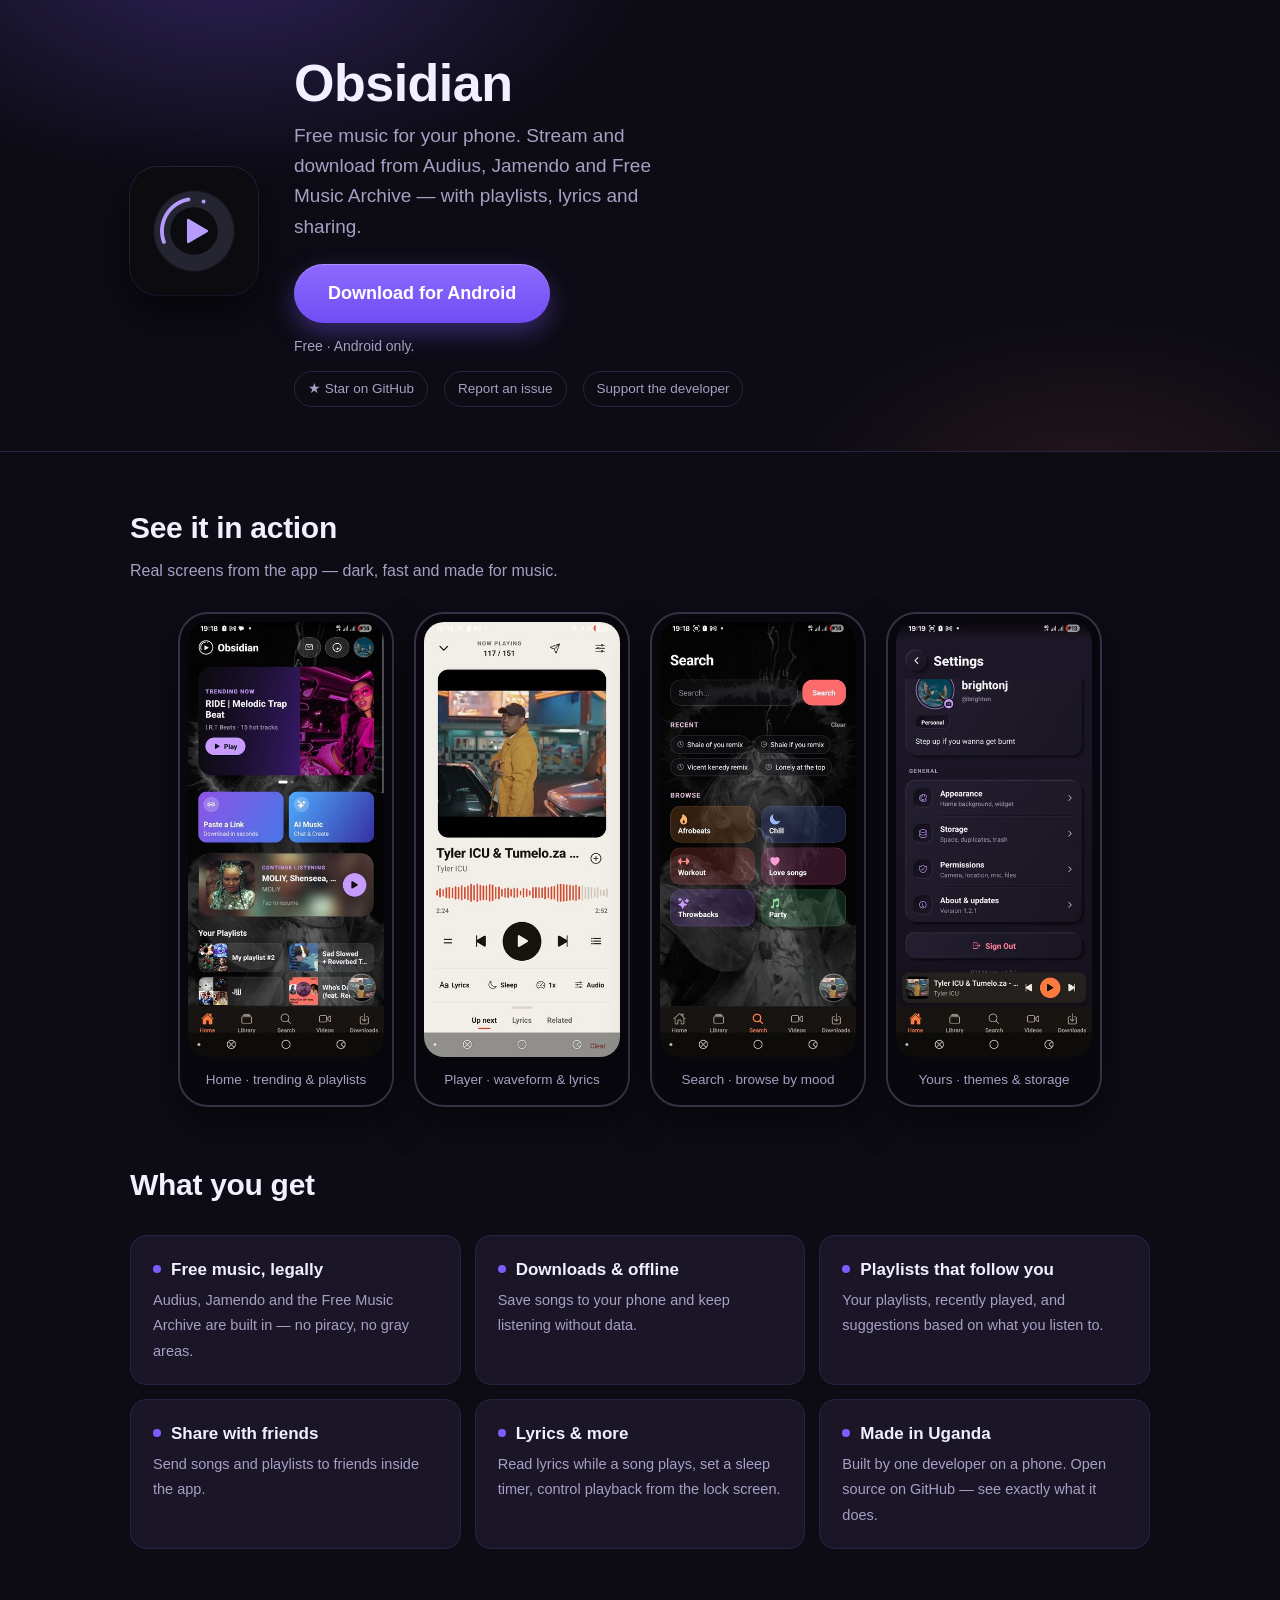
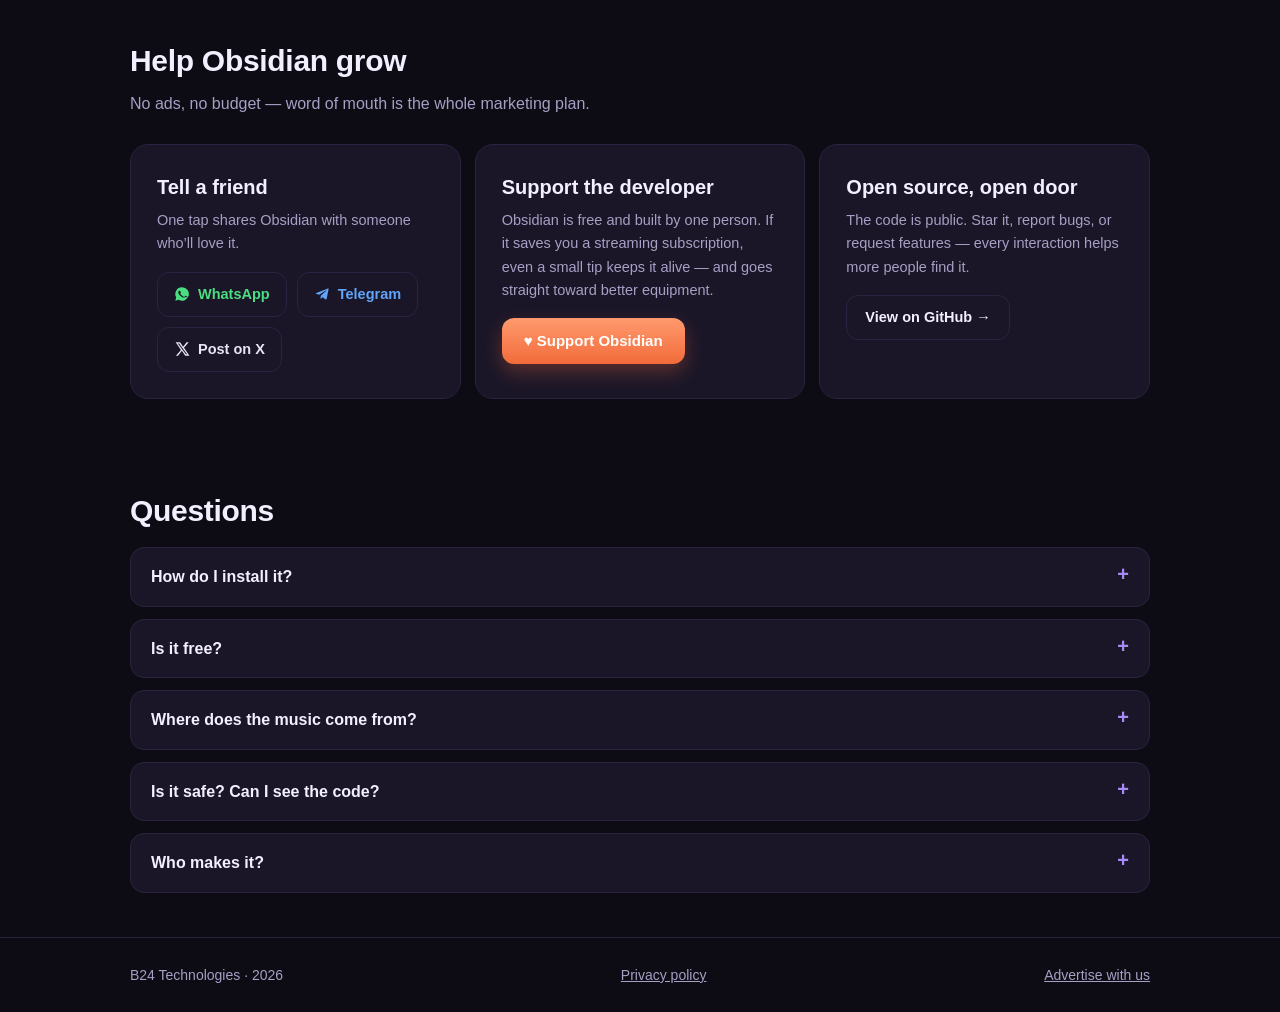
<file: index.html>
<!doctype html>
<html lang="en">
<head>
<meta charset="utf-8">
<meta name="viewport" content="width=device-width,initial-scale=1">
<title>Obsidian by B24 — free music player for Android</title>
<meta name="description" content="Obsidian is a free Android music player: stream and download from Audius, Jamendo and Free Music Archive. Playlists, lyrics, sharing — free and open source.">
<meta name="theme-color" content="#0d0b14">
<link rel="icon" href="icon.png">
<link rel="apple-touch-icon" href="icon.png">
<link rel="stylesheet" href="style.css?v=2">
<link rel="canonical" href="https://b24j.top/">
<meta property="og:type" content="website">
<meta property="og:url" content="https://b24j.top/">
<meta property="og:title" content="Obsidian — free music player for Android">
<meta property="og:description" content="Stream and download free music from Audius, Jamendo and FMA. Playlists, lyrics, sharing. Open source.">
<meta property="og:image" content="https://b24j.top/og.png">
<meta name="twitter:card" content="summary_large_image">
</head>
<body>
<header class="band"><div class="wrap hero">
<img class="logo" src="icon.png" alt="Obsidian app icon" width="128" height="128">
<div>
<h1>Obsidian</h1>
<p class="lead">Free music for your phone. Stream and download from Audius, Jamendo and Free Music Archive — with playlists, lyrics and sharing.</p>
<p><a class="btn" href="https://github.com/brightonjosephkbj/Music/releases/latest" id="dl">Download for Android</a></p>
<p class="note" id="note">Free &middot; Android only &middot; loading latest version&hellip;</p>
<div class="trust">
<a href="https://github.com/brightonjosephkbj/Music" rel="noopener">&#9733; Star on GitHub</a>
<a href="https://github.com/brightonjosephkbj/Music/issues" rel="noopener">Report an issue</a>
<a href="#support">Support the developer</a>
</div>
</div>
</div></header>

<main class="wrap">
<section class="gallery">
<h2>See it in action</h2>
<p class="sub">Real screens from the app — dark, fast and made for music.</p>
<div class="phones">
<figure class="phone"><img src="shots/home.jpg" alt="Obsidian home screen with trending music and playlists" loading="lazy"><figcaption class="cap">Home &middot; trending &amp; playlists</figcaption></figure>
<figure class="phone"><img src="shots/player.jpg" alt="Obsidian now-playing screen with waveform and lyrics" loading="lazy"><figcaption class="cap">Player &middot; waveform &amp; lyrics</figcaption></figure>
<figure class="phone"><img src="shots/search.jpg" alt="Obsidian search screen with genre browsing" loading="lazy"><figcaption class="cap">Search &middot; browse by mood</figcaption></figure>
<figure class="phone"><img src="shots/settings.jpg" alt="Obsidian settings screen" loading="lazy"><figcaption class="cap">Yours &middot; themes &amp; storage</figcaption></figure>
</div>
</section>

<section class="sec">
<h2>What you get</h2>
<div class="grid">
<div class="f"><b>Free music, legally</b><span>Audius, Jamendo and the Free Music Archive are built in — no piracy, no gray areas.</span></div>
<div class="f"><b>Downloads &amp; offline</b><span>Save songs to your phone and keep listening without data.</span></div>
<div class="f"><b>Playlists that follow you</b><span>Your playlists, recently played, and suggestions based on what you listen to.</span></div>
<div class="f"><b>Share with friends</b><span>Send songs and playlists to friends inside the app.</span></div>
<div class="f"><b>Lyrics &amp; more</b><span>Read lyrics while a song plays, set a sleep timer, control playback from the lock screen.</span></div>
<div class="f"><b>Made in Uganda</b><span>Built by one developer on a phone. Open source on GitHub — see exactly what it does.</span></div>
</div>
</section>

<section class="sec" id="share">
<h2>Help Obsidian grow</h2>
<p class="sub">No ads, no budget — word of mouth is the whole marketing plan.</p>
<div class="cards">
<div class="card">
<h3>Tell a friend</h3>
<p>One tap shares Obsidian with someone who&rsquo;ll love it.</p>
<div class="shares">
<a class="sh wa" id="wa" href="#" target="_blank" rel="noopener"><svg viewBox="0 0 24 24"><path d="M12 2a10 10 0 0 0-8.7 15L2 22l5.2-1.4A10 10 0 1 0 12 2zm5.4 14.1c-.2.6-1.3 1.2-1.8 1.3-.5 0-1 .2-3.3-.7-2.8-1.1-4.6-4-4.7-4.2-.1-.2-1.1-1.5-1.1-2.9s.7-2 1-2.3c.2-.3.5-.3.7-.3h.5c.2 0 .4 0 .6.5l.9 2.1c.1.2.1.4 0 .6l-.4.6c-.2.2-.4.4-.2.8.2.4 1 1.7 2.2 2.7 1.5 1.3 2.8 1.8 3.2 2 .4.2.6.1.8-.1l1-1.2c.2-.3.4-.2.7-.1l2 1c.3.1.5.2.6.4 0 .1 0 .7-.2 1.2z"/></svg>WhatsApp</a>
<a class="sh tg" id="tg" href="#" target="_blank" rel="noopener"><svg viewBox="0 0 24 24"><path d="M21.9 4.6 19 19.3c-.2 1-.8 1.2-1.6.8l-4.5-3.3-2.2 2.1c-.2.2-.4.4-.9.4l.3-4.6L18.4 7c.4-.3-.1-.5-.6-.2L7.7 13.3 3.3 11.8c-1-.3-1-1 .2-1.4l17.3-6.7c.8-.3 1.5.2 1.1.9z"/></svg>Telegram</a>
<a class="sh x" id="xx" href="#" target="_blank" rel="noopener"><svg viewBox="0 0 24 24"><path d="M18.9 2H22l-7 8 8.2 12h-6.4l-5-7.3L6 22H2.9l7.5-8.6L2.5 2h6.6l4.5 6.6L18.9 2zm-1.1 18h1.8L7.6 3.9H5.7L17.8 20z"/></svg>Post on X</a>
</div>
</div>
<div class="card" id="support">
<h3>Support the developer</h3>
<p>Obsidian is free and built by one person. If it saves you a streaming subscription, even a small tip keeps it alive — and goes straight toward better equipment.</p>
<a class="linkbtn" href="#" id="donate">&#9829; Support Obsidian</a>
</div>
<div class="card">
<h3>Open source, open door</h3>
<p>The code is public. Star it, report bugs, or request features — every interaction helps more people find it.</p>
<a class="gh" href="https://github.com/brightonjosephkbj/Music" rel="noopener">View on GitHub &rarr;</a>
</div>
</div>
</section>

<section class="sec">
<h2>Questions</h2>
<details><summary>How do I install it?</summary>
<ol><li>Tap <b>Download for Android</b> above.</li><li>When the download finishes, open the file.</li><li>If Android asks, allow installs from your browser.</li><li>Tap Install.</li></ol></details>
<details><summary>Is it free?</summary><p>Yes. Obsidian is free to use today, with no ads.</p></details>
<details><summary>Where does the music come from?</summary><p>From legal free catalogs: Audius, Jamendo and the Free Music Archive — artists who share their music freely.</p></details>
<details><summary>Is it safe? Can I see the code?</summary><p>Yes — Obsidian is open source. Every line of code is public on GitHub, and the APK is built straight from it.</p></details>
<details><summary>Who makes it?</summary><p>Obsidian is built by B24 Technologies in Uganda — one developer, one phone, zero budget.</p></details>
</section>
</main>

<footer><div class="wrap">
<span>B24 Technologies &middot; 2026</span>
<span><a href="privacy.html">Privacy policy</a></span>
<span><a href="advertise.html">Advertise with us</a></span>
</div></footer>

<script>
var shareText="Check out Obsidian — a free music player for Android: stream & download free music, playlists, lyrics. https://b24j.top";
document.getElementById("wa").href="https://wa.me/?text="+encodeURIComponent(shareText);
document.getElementById("tg").href="https://t.me/share/url?url="+encodeURIComponent("https://b24j.top")+"&text="+encodeURIComponent(shareText);
document.getElementById("xx").href="https://twitter.com/intent/tweet?text="+encodeURIComponent(shareText);
fetch("https://api.github.com/repos/brightonjosephkbj/Music/releases/latest").then(function(r){return r.json()}).then(function(d){
var a=(d.assets||[]).find(function(x){return x.name.endsWith(".apk")});
var n=document.getElementById("note");
if(a){
document.getElementById("dl").href=a.browser_download_url;
var mb=(a.size/1048576).toFixed(1);
n.innerHTML="Free &middot; Android only &middot; <b>"+d.tag_name+"</b> &middot; "+mb+" MB APK";
}else if(d.tag_name){n.innerHTML="Free &middot; Android only &middot; <b>"+d.tag_name+"</b>";}
}).catch(function(){document.getElementById("note").textContent="Free · Android only.";});
</script>
</body>
</html>
</file>
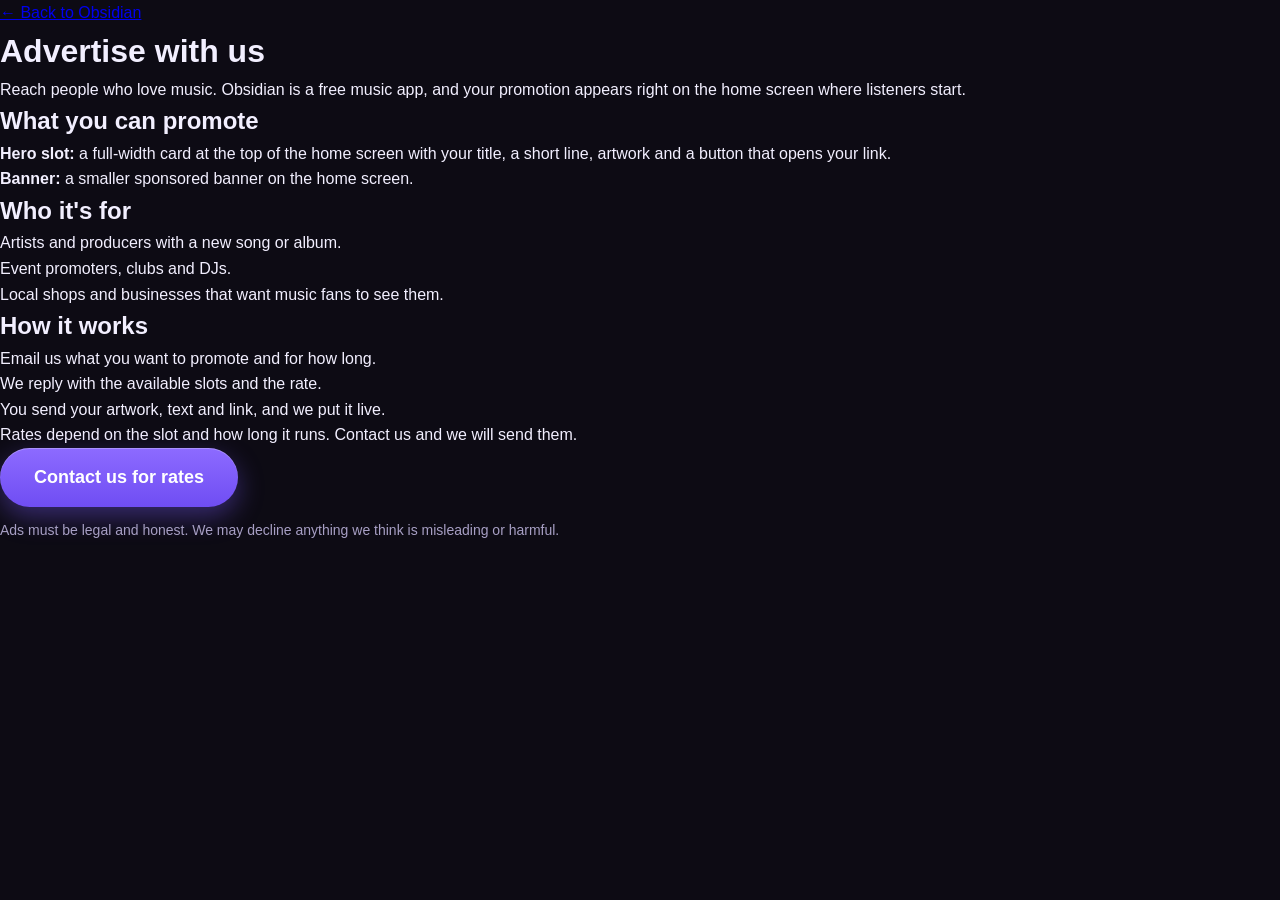
<file: advertise.html>
<!doctype html>
<html lang="en">
<head>
<meta charset="utf-8">
<meta name="viewport" content="width=device-width,initial-scale=1">
<title>Advertise with us: Obsidian</title>
<meta name="description" content="Promote your music, event or business inside Obsidian, the free music app.">
<link rel="stylesheet" href="style.css">
</head>
<body>
<main class="doc">
<p><a href="index.html">&larr; Back to Obsidian</a></p>
<h1>Advertise with us</h1>
<p>Reach people who love music. Obsidian is a free music app, and your promotion appears right on the home screen where listeners start.</p>

<h2>What you can promote</h2>
<ul>
<li><b>Hero slot:</b> a full-width card at the top of the home screen with your title, a short line, artwork and a button that opens your link.</li>
<li><b>Banner:</b> a smaller sponsored banner on the home screen.</li>
</ul>

<h2>Who it's for</h2>
<ul>
<li>Artists and producers with a new song or album.</li>
<li>Event promoters, clubs and DJs.</li>
<li>Local shops and businesses that want music fans to see them.</li>
</ul>

<h2>How it works</h2>
<ul>
<li>Email us what you want to promote and for how long.</li>
<li>We reply with the available slots and the rate.</li>
<li>You send your artwork, text and link, and we put it live.</li>
</ul>

<p>Rates depend on the slot and how long it runs. Contact us and we will send them.</p>
<p><a class="btn" href="mailto:care@b24j.top?subject=Advertise%20on%20Obsidian">Contact us for rates</a></p>
<p class="note">Ads must be legal and honest. We may decline anything we think is misleading or harmful.</p>
</main>
</body>
</html>
</file>
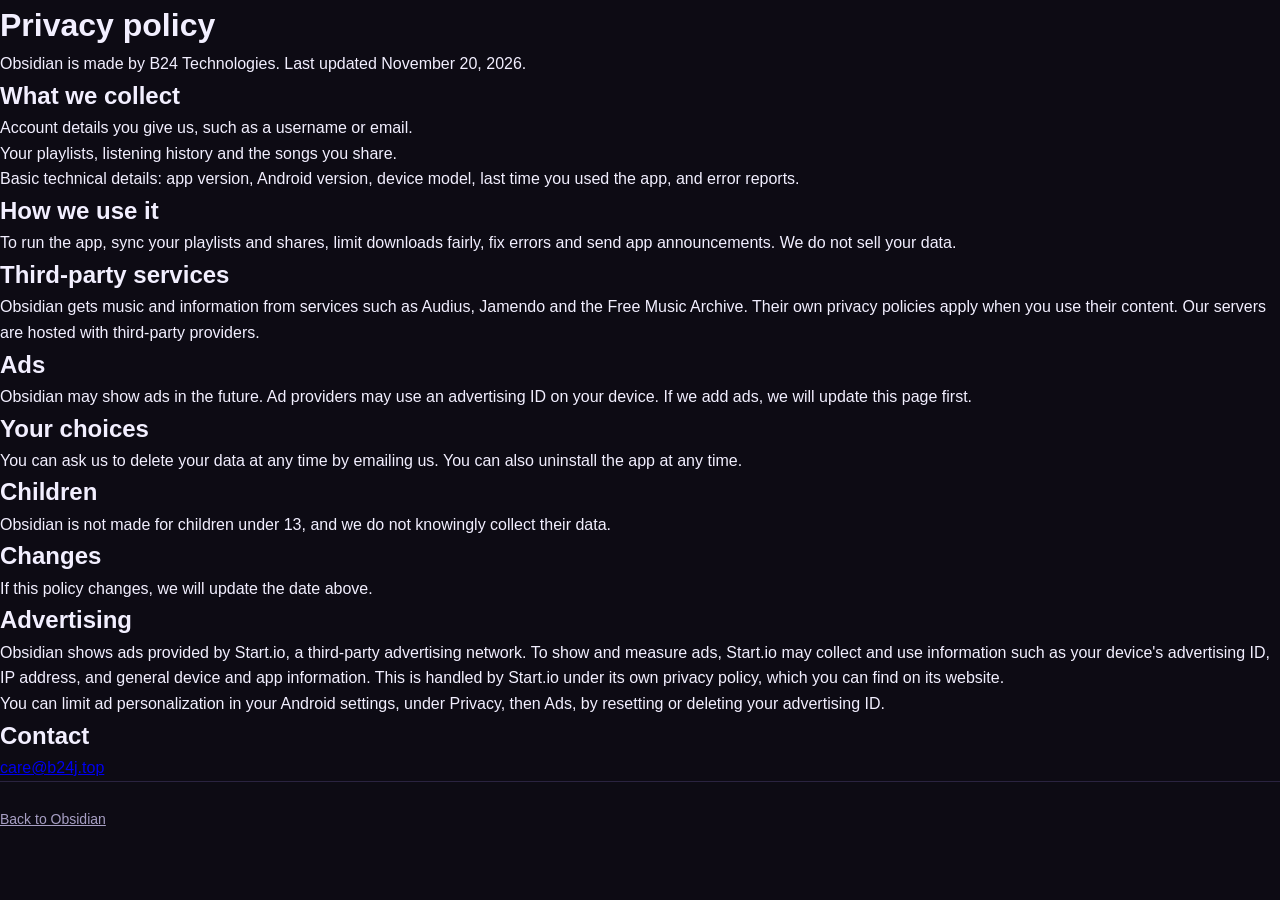
<file: privacy.html>
<!doctype html>
<html lang="en">
<head>
<meta charset="utf-8">
<meta name="viewport" content="width=device-width,initial-scale=1">
<title>Privacy policy: Obsidian</title>
<link rel="stylesheet" href="style.css">
</head>
<body>
<main class="doc">
<h1>Privacy policy</h1>
<p>Obsidian is made by B24 Technologies. Last updated November 20, 2026.</p>

<h2>What we collect</h2>
<ul>
<li>Account details you give us, such as a username or email.</li>
<li>Your playlists, listening history and the songs you share.</li>
<li>Basic technical details: app version, Android version, device model, last time you used the app, and error reports.</li>
</ul>

<h2>How we use it</h2>
<p>To run the app, sync your playlists and shares, limit downloads fairly, fix errors and send app announcements. We do not sell your data.</p>

<h2>Third-party services</h2>
<p>Obsidian gets music and information from services such as Audius, Jamendo and the Free Music Archive. Their own privacy policies apply when you use their content. Our servers are hosted with third-party providers.</p>

<h2>Ads</h2>
<p>Obsidian may show ads in the future. Ad providers may use an advertising ID on your device. If we add ads, we will update this page first.</p>

<h2>Your choices</h2>
<p>You can ask us to delete your data at any time by emailing us. You can also uninstall the app at any time.</p>

<h2>Children</h2>
<p>Obsidian is not made for children under 13, and we do not knowingly collect their data.</p>

<h2>Changes</h2>
<p>If this policy changes, we will update the date above.</p>

<h2>Advertising</h2>
<p>Obsidian shows ads provided by Start.io, a third-party advertising network. To show and measure ads, Start.io may collect and use information such as your device's advertising ID, IP address, and general device and app information. This is handled by Start.io under its own privacy policy, which you can find on its website.</p>
<p>You can limit ad personalization in your Android settings, under Privacy, then Ads, by resetting or deleting your advertising ID.</p>

<h2>Contact</h2>
<p><a href="mailto:care@b24j.top">care@b24j.top</a></p>
</main>
<footer><a href="index.html">Back to Obsidian</a></footer>
</body>
</html>
</file>
<file: style.css>
:root{
  --bg:#0d0b14;
  --bg2:#14111f;
  --card:#1a1628;
  --line:#2a2340;
  --txt:#f2efff;
  --mut:#a79fc4;
  --acc:#7c5cff;
  --acc2:#a78bfa;
  --warm:#ff8a5c;
}
*{box-sizing:border-box;margin:0;padding:0}
html{scroll-behavior:smooth}
body{
  background:var(--bg);
  color:var(--txt);
  font:16px/1.6 -apple-system,BlinkMacSystemFont,"Segoe UI",Roboto,"Helvetica Neue",Arial,sans-serif;
  -webkit-font-smoothing:antialiased;
}
.wrap{max-width:1060px;margin:0 auto;padding:0 20px}

/* hero */
.band{
  background:
    radial-gradient(700px 380px at 18% -10%, rgba(124,92,255,.28), transparent 60%),
    radial-gradient(500px 300px at 85% 110%, rgba(255,138,92,.10), transparent 60%),
    var(--bg);
  padding:56px 0 44px;
  border-bottom:1px solid var(--line);
}
.hero{display:flex;align-items:center;gap:36px;flex-wrap:wrap}
.logo{
  width:128px;height:128px;border-radius:28px;flex:none;
  box-shadow:0 18px 44px rgba(0,0,0,.55),0 0 0 1px var(--line);
}
.hero h1{font-size:52px;letter-spacing:-.5px;line-height:1.05}
.lead{color:var(--mut);font-size:19px;max-width:34ch;margin:10px 0 22px}
.btn{
  display:inline-block;background:linear-gradient(180deg,#8d6bff,#6f4df3);
  color:#fff;text-decoration:none;font-weight:700;font-size:18px;
  padding:15px 34px;border-radius:999px;
  box-shadow:0 10px 26px rgba(124,92,255,.38),inset 0 1px 0 rgba(255,255,255,.25);
  transition:transform .15s ease,box-shadow .15s ease;
}
.btn:hover{transform:translateY(-2px);box-shadow:0 14px 32px rgba(124,92,255,.5),inset 0 1px 0 rgba(255,255,255,.25)}
.btn:active{transform:translateY(0)}
.note{color:var(--mut);font-size:14px;margin-top:12px}
.note b{color:var(--acc2);font-weight:600}
.trust{display:flex;gap:16px;flex-wrap:wrap;margin-top:14px}
.trust a{color:var(--mut);text-decoration:none;font-size:13.5px;border:1px solid var(--line);border-radius:999px;padding:6px 13px}
.trust a:hover{color:var(--txt);border-color:var(--acc)}

/* screenshot gallery */
.gallery{padding:52px 0 10px}
.gallery h2,.sec h2{font-size:30px;letter-spacing:-.3px;margin-bottom:6px}
.sub{color:var(--mut);margin-bottom:28px}
.phones{display:flex;gap:22px;justify-content:center;flex-wrap:wrap}
.phone{
  flex:none;width:216px;
  background:#16121f;border:1px solid var(--line);border-radius:32px;
  padding:9px;box-shadow:0 22px 44px rgba(0,0,0,.5);
  transition:transform .25s ease;
}
.phone:hover{transform:translateY(-8px)}
.phone img{display:block;width:100%;border-radius:24px}
.cap{text-align:center;color:var(--mut);font-size:13.5px;padding:12px 4px 6px}

/* feature grid */
.sec{padding:44px 0}
.grid{display:grid;grid-template-columns:repeat(auto-fit,minmax(280px,1fr));gap:14px;margin-top:26px}
.f{
  background:var(--card);border:1px solid var(--line);border-radius:16px;padding:20px 22px;
  transition:border-color .2s ease;
}
.f:hover{border-color:var(--acc)}
.f b{display:block;font-size:17px;margin-bottom:4px}
.f b::before{content:"";display:inline-block;width:8px;height:8px;border-radius:50%;background:var(--acc);margin-right:10px;vertical-align:2px}
.f span{color:var(--mut);font-size:14.5px}

/* share + support cards */
.cards{display:grid;grid-template-columns:repeat(auto-fit,minmax(300px,1fr));gap:14px;margin-top:26px}
.card{background:var(--card);border:1px solid var(--line);border-radius:18px;padding:26px}
.card h3{font-size:20px;margin-bottom:6px}
.card p{color:var(--mut);font-size:14.5px;margin-bottom:16px}
.shares{display:flex;gap:10px;flex-wrap:wrap}
.sh{
  display:inline-flex;align-items:center;gap:8px;text-decoration:none;font-weight:600;font-size:14.5px;
  padding:10px 16px;border-radius:12px;border:1px solid var(--line);color:var(--txt);
  transition:border-color .2s ease,background .2s ease;
}
.sh:hover{border-color:var(--acc);background:rgba(124,92,255,.08)}
.sh svg{width:16px;height:16px;fill:currentColor}
.sh.wa{color:#4ade80}.sh.tg{color:#60a5fa}.sh.x{color:#e7e4f7}
.linkbtn{
  display:inline-block;color:#fff;text-decoration:none;font-weight:700;font-size:15px;
  background:linear-gradient(180deg,#ff9a6e,#f26b3a);padding:11px 22px;border-radius:12px;
  box-shadow:0 8px 20px rgba(242,107,58,.3);
}
.gh{
  display:inline-block;color:var(--txt);text-decoration:none;font-weight:600;font-size:14.5px;
  border:1px solid var(--line);padding:10px 18px;border-radius:12px;
}
.gh:hover{border-color:var(--acc)}

/* faq */
details{border:1px solid var(--line);border-radius:14px;background:var(--card);margin-top:12px;overflow:hidden}
summary{cursor:pointer;padding:16px 20px;font-weight:600;list-style:none}
summary::-webkit-details-marker{display:none}
summary::after{content:"+";float:right;color:var(--acc2);font-size:20px;line-height:1}
details[open] summary::after{content:"–"}
details ol,details p{padding:0 20px 18px;color:var(--mut);font-size:15px}
details li{margin:4px 0 4px 20px}

footer{border-top:1px solid var(--line);padding:26px 0;color:var(--mut);font-size:14px}
footer .wrap{display:flex;justify-content:space-between;gap:14px;flex-wrap:wrap}
footer a{color:var(--mut)}
footer a:hover{color:var(--txt)}

@media (max-width:640px){
  .hero{flex-direction:column;text-align:center;gap:22px}
  .lead{margin:10px auto 22px}
  .hero h1{font-size:42px}
  .phones{flex-wrap:nowrap;overflow-x:auto;justify-content:flex-start;padding:10px 4px 18px;scroll-snap-type:x mandatory}
  .phone{scroll-snap-align:center}
}

/* Mobile-friendly smartphone screenshot gallery */
.phones {
  display: flex;
  gap: 20px;
  justify-content: center;
  align-items: flex-start;
}

.phone {
  flex: 0 0 216px;
  width: 216px;
  padding: 8px;
  background: #08070d;
  border: 2px solid #373044;
  border-radius: 30px;
  overflow: hidden;
  box-shadow: 0 16px 40px rgba(0,0,0,.45);
}

.phone img {
  display: block;
  width: 100%;
  height: auto;
  aspect-ratio: 360 / 800;
  object-fit: cover;
  border-radius: 20px;
}

@media (max-width: 640px) {
  .gallery {
    padding-top: 32px;
  }

  .gallery h2 {
    font-size: 25px;
  }

  .phones {
    justify-content: flex-start;
    flex-wrap: nowrap;
    overflow-x: auto;
    overflow-y: hidden;
    gap: 16px;
    padding: 12px 4px 24px;
    scroll-snap-type: x mandatory;
    -webkit-overflow-scrolling: touch;
    scrollbar-width: none;
  }

  .phones::-webkit-scrollbar {
    display: none;
  }

  .phone {
    flex: 0 0 min(72vw, 260px);
    width: min(72vw, 260px);
    scroll-snap-align: center;
  }

  .phone:hover {
    transform: none;
  }

  .cap {
    font-size: 12px;
  }
}
</file>
